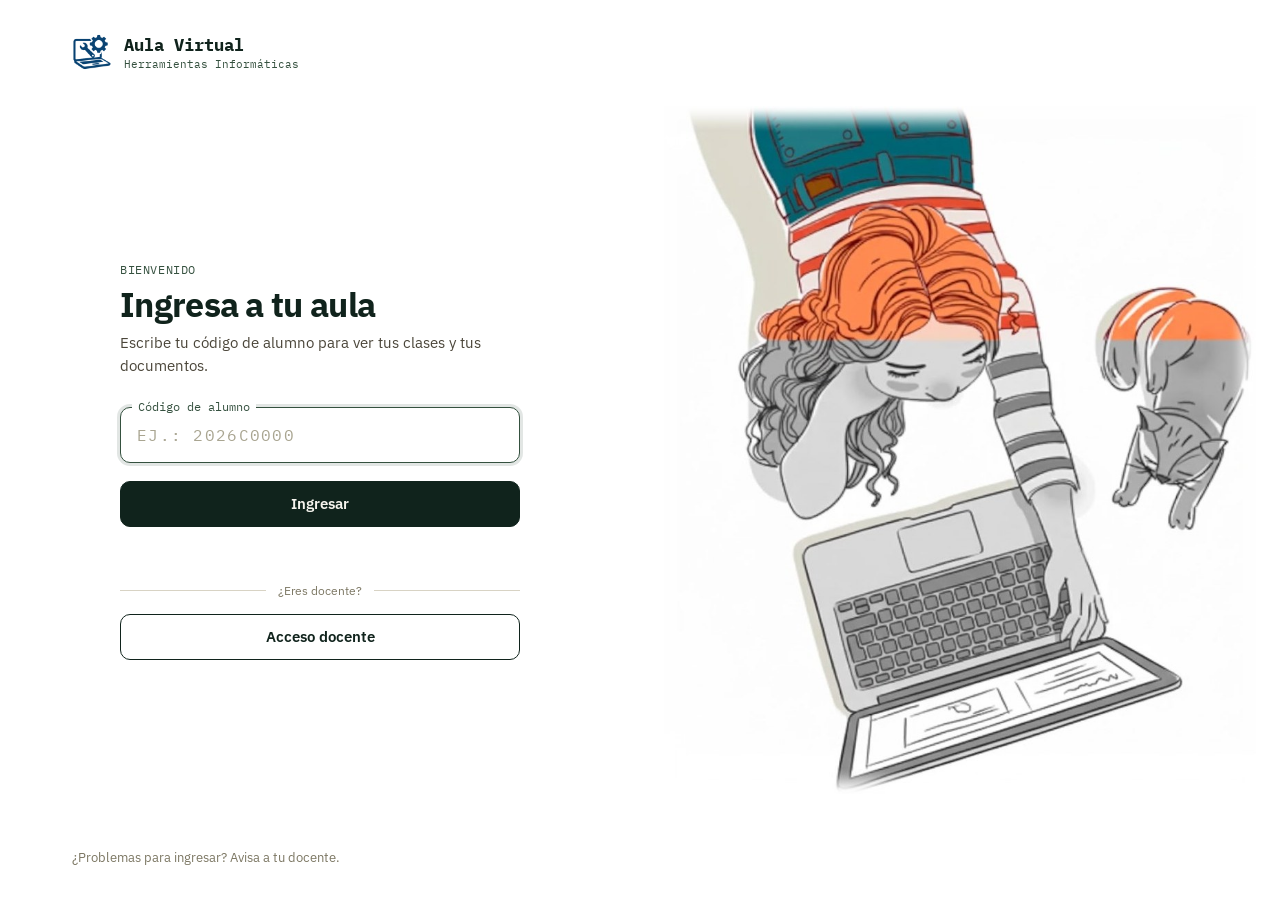
<file: index.html>
<!doctype html>
<html lang="es">
<head>
<meta charset="utf-8">
<meta name="viewport" content="width=device-width,initial-scale=1">
<title>Aula Virtual · Herramientas Informáticas</title>
<script src="conexion/aula.js" data-proteger data-sin-barra></script>
<link rel="icon" type="image/png" href="conexion/img/favicon.png">
<link rel="apple-touch-icon" href="conexion/img/icono.png">
<link rel="stylesheet" href="conexion/estilo.css">
<style>
  :root { --ev: #5b4bb0; --ev-d: #3d2f86; --ev-bg: #efecfa; }
  .bloque { margin-top: 38px; }
  .bloque-h { display: flex; align-items: baseline; gap: 12px; margin: 0 0 14px; }
  .bloque-h h2 { font-size: 1.35rem; letter-spacing: -.01em; margin: 0; }
  .bloque-h .linea { flex: 1; border-top: 1px solid var(--line); transform: translateY(-4px); }
  .grid { display: grid; grid-template-columns: repeat(auto-fill, minmax(210px, 1fr)); gap: 14px; }

  a.carta {
    --acc: var(--moss); --acc-d: var(--moss-d); --acc-bg: var(--moss-bg);
    position: relative; display: flex; flex-direction: column; justify-content: space-between; gap: 18px;
    text-decoration: none; color: var(--ink); background: var(--panel); border: 1px solid var(--line); border-radius: 14px; padding: 18px;
    overflow: hidden; transition: transform .18s ease, box-shadow .18s ease, border-color .18s ease; min-height: 168px;
  }
  a.carta.ec { --acc: var(--amber); --acc-d: var(--amber-d); --acc-bg: var(--amber-bg); }
  a.carta.ev { --acc: var(--ev); --acc-d: var(--ev-d); --acc-bg: var(--ev-bg); }
  a.carta::before { content: ""; position: absolute; left: 0; top: 0; bottom: 0; width: 4px; background: var(--acc); }
  a.carta:hover { transform: translateY(-3px); border-color: var(--acc); box-shadow: 0 12px 28px rgba(16, 35, 28, .10); }
  .c-top { display: flex; align-items: center; justify-content: space-between; gap: 8px; }
  .c-tipo { display: inline-flex; align-items: center; gap: 6px; font-family: var(--mono); font-size: .68rem; font-weight: 600; letter-spacing: .6px; color: var(--acc-d); background: var(--acc-bg); border-radius: 6px; padding: 3px 8px; }
  .c-tipo svg { width: 14px; height: 14px; }
  .c-id { font-family: var(--mono); font-size: .7rem; color: var(--mut); }
  .c-num { font-family: var(--mono); font-size: 2.2rem; font-weight: 600; line-height: 1; letter-spacing: -.03em; }
  .c-num small { display: block; font-family: var(--sans); font-size: .88rem; font-weight: 500; letter-spacing: 0; color: var(--ink-2); margin-top: 8px; line-height: 1.3; }
  .c-go { display: flex; align-items: center; justify-content: space-between; font-size: .85rem; font-weight: 600; color: var(--acc-d); }
  .c-go svg { width: 18px; height: 18px; transition: transform .18s; }
  a.carta:hover .c-go svg { transform: translateX(4px); }
  .c-quiz { font-family: var(--mono); font-size: .65rem; font-weight: 700; color: #fff; background: var(--ev); border-radius: 6px; padding: 3px 8px; letter-spacing: .4px; }
  .borrador { font-family: var(--mono); font-size: .65rem; font-weight: 600; color: var(--mut); border: 1px dashed var(--line); border-radius: 6px; padding: 2px 7px; }
  a.carta.oculta { background: transparent; border-style: dashed; }
  a.carta.hecha .c-go { color: var(--mut); }

  .acciones { display: flex; gap: 10px; flex-wrap: wrap; margin-top: 16px; }
  .compa { margin-top: 18px; background: var(--panel); border: 1px solid var(--line); border-radius: 14px; padding: 14px 16px; max-width: 520px; }
  .compa { margin-top: 14px; background: none; border: 0; padding: 0; max-width: 520px; }
  .compa .chips { align-items: center; margin-top: 0; }
  .compa form { display: flex; gap: 8px; flex-wrap: wrap; margin-top: 10px; }
  .compa form[hidden] { display: none; }
  .compa input { flex: 1 1 180px; padding: 10px 12px; border: 1px solid var(--line); border-radius: 9px; font-family: var(--mono); text-transform: uppercase; background: var(--panel); color: var(--ink); }
  .compa .err { color: var(--err); font-size: .84rem; margin: 8px 0 0; min-height: 1.2em; }
  .chips { display: flex; gap: 8px; flex-wrap: wrap; margin-top: 10px; }
  .chip { font-size: .82rem; background: var(--moss-bg); border: 1px solid #cfdccb; border-radius: 999px; padding: 4px 12px; }
  .chip small { font-family: var(--mono); color: var(--moss); margin-left: 6px; }

  .ov { position: fixed; inset: 0; z-index: 130; display: none; align-items: center; justify-content: center; padding: 24px; background: rgba(16,35,28,.4); backdrop-filter: blur(3px); }
  .ov.on { display: flex; }
  .modal { background: var(--panel); border: 1px solid var(--line); border-radius: 16px; padding: 22px; max-width: 420px; width: 100%; box-shadow: 0 20px 50px rgba(16,35,28,.25); }
  .modal h2 { font-size: 1.1rem; margin: 0 0 14px; }
  .modal .field { margin-bottom: 14px; }
  .modal .field input { padding-right: 16px; }
  .modal .err { color: var(--err); font-size: .84rem; min-height: 1.2em; margin: 4px 0 0; }
  .modal .row { display: flex; gap: 8px; justify-content: flex-end; margin-top: 10px; }
  .skeleton { height: 168px; border-radius: 14px; background: linear-gradient(100deg, #ece8dc 30%, #f6f4ee 50%, #ece8dc 70%); background-size: 200% 100%; animation: brillo 1.2s linear infinite; }
  @keyframes brillo { to { background-position: -200% 0; } }
</style>
</head>
<body>
  <header class="topbar">
    <div class="topbar-in">
      <div class="plate">
        <span class="plate-mark"><img src="conexion/img/icono.png" alt=""></span>
        <span class="plate-txt"><b>Aula Virtual</b><small>Herramientas Informáticas</small></span>
      </div>
      <div class="who-chip"><i class="dot"></i><span id="quien"></span>
        <button class="btn ghost sm" id="salir" type="button">Salir</button></div>
    </div>
  </header>

  <main class="wrap">
    <section class="hero anim">
      <p class="eyebrow" id="eyebrow">Portal</p>
      <h1 class="titulo" id="saludo">Hola</h1>
      <p class="lede" id="lede"></p>
      <div id="extra"></div>
    </section>
    <div id="contenido"><div class="grid" style="margin-top:38px"><div class="skeleton"></div><div class="skeleton"></div><div class="skeleton"></div></div></div>
  </main>

  <div class="ov" id="ovClave"><div class="modal">
    <h2>Cambiar contraseña</h2>
    <form id="fClave">
      <div class="field"><label for="cAct">Contraseña actual</label><input id="cAct" type="password" required></div>
      <div class="field"><label for="cNue">Nueva (mínimo 6)</label><input id="cNue" type="password" minlength="6" required></div>
      <div class="field"><label for="cRep">Repite la nueva</label><input id="cRep" type="password" minlength="6" required></div>
      <div class="err" id="cErr"></div>
      <div class="row"><button class="btn ghost sm" type="button" id="cCancel">Cancelar</button><button class="btn sm" id="cOk">Guardar</button></div>
    </form>
  </div></div>

<script>
const { el } = Aula;
const $ = id => document.getElementById(id);
const ICO = {
  flecha: '<svg viewBox="0 0 24 24" fill="none" stroke="currentColor" stroke-width="2" stroke-linecap="round" stroke-linejoin="round"><path d="M5 12h14M13 6l6 6-6 6"/></svg>',
  carpeta: '<svg viewBox="0 0 24 24" fill="none" stroke="currentColor" stroke-width="2" stroke-linejoin="round"><path d="M3 7a2 2 0 0 1 2-2h4l2 2h8a2 2 0 0 1 2 2v8a2 2 0 0 1-2 2H5a2 2 0 0 1-2-2z"/></svg>'
};

function carta({ href, cls, tipo, id, num, sub, go, extra, nueva, precarga }) {
  const a = el("a", "carta " + (cls || "")); a.href = href;
  // Al pasar el mouse (o tocar) se piden los datos de la clase antes del clic: al entrar ya están listos
  if (precarga) ["pointerenter", "touchstart", "focus"].forEach(ev => a.addEventListener(ev, () => Aula.precargar("clase", { id: precarga }), { once: true, passive: true }));
  const top = el("div", "c-top");
  const t = el("span", "c-tipo"); t.innerHTML = ICO.carpeta; t.append(tipo);
  top.append(t, extra || el("span", "c-id", id));
  const n = el("div", "c-num", num); if (sub) n.appendChild(el("small", "", sub));
  const g = el("div", "c-go"); g.append(el("span", "", go)); g.insertAdjacentHTML("beforeend", ICO.flecha);
  a.append(top, n, g);
  if (nueva) a.addEventListener("click", e => { e.preventDefault(); Aula.abrirInterna(href); });
  return a;
}

function bloque(titulo, cartas) {
  const s = el("section", "bloque anim");
  const h = el("div", "bloque-h"); h.append(el("h2", "", titulo), el("span", "linea"));
  const g = el("div", "grid"); cartas.forEach(c => g.appendChild(c));
  s.append(h, g); return s;
}

/* Línea discreta: quién está conectado + botón "+ Compañero" que despliega el campo solo si se usa (PC compartida). */
function pintarCompanero(s) {
  const caja = el("div", "compa");
  const chips = el("div", "chips");
  (s.alumnos || []).forEach(a => { const c = el("span", "chip", Aula.nombreBonito(a.nombre)); c.appendChild(el("small", "", a.grupo + (a.pc ? " · PC " + a.pc : ""))); chips.appendChild(c); });
  const f = el("form"); f.hidden = true;
  const inp = el("input"); inp.placeholder = "Código del compañero"; inp.required = true;
  const b = el("button", "btn sm", "Agregar"); const err = el("div", "err"); err.hidden = true;
  f.append(inp, b);
  if ((s.alumnos || []).length < 3) {
    const abrir = el("button", "btn ghost sm", "+ Compañero"); abrir.type = "button"; abrir.title = "¿Comparten computadora? Agrega a tu compañero con su código";
    abrir.onclick = () => { f.hidden = !f.hidden; err.hidden = f.hidden; if (!f.hidden) inp.focus(); };
    chips.appendChild(abrir);
  }
  f.onsubmit = async e => {
    e.preventDefault(); b.disabled = true; err.textContent = "";
    try {
      const r = await Aula.api("companero", { codigo: inp.value });
      const ses = Aula.sesion(); ses.alumnos = r.alumnos; Aula.guardar(ses);
      Aula.borrarMemoria();          // lo guardado era solo de un alumno
      location.reload();
    } catch (ex) { err.textContent = ex.message; b.disabled = false; }
  };
  caja.append(chips, f, err);
  $("extra").appendChild(caja);
}

function pintarDocente(r) {
  const acc = el("div", "acciones");
  const q = el("a", "btn", "Mis quizzes"); q.href = "docente/quizzes.html";
  const p = el("a", "btn ghost", "Abrir Panel (Google)"); p.href = r.panel; p.target = "_blank"; p.rel = "noopener";
  const c = el("button", "btn ghost", "Cambiar contraseña"); c.type = "button"; c.onclick = () => { $("ovClave").classList.add("on"); $("cAct").focus(); };
  acc.append(q, p, c); $("extra").appendChild(acc);
}

$("cCancel").onclick = () => { $("ovClave").classList.remove("on"); $("fClave").reset(); $("cErr").textContent = ""; };
$("fClave").onsubmit = async e => {
  e.preventDefault(); $("cErr").textContent = "";
  if ($("cNue").value !== $("cRep").value) { $("cErr").textContent = "La nueva contraseña no coincide."; return; }
  $("cOk").disabled = true;
  try {
    await Aula.api("cambiarClave", { actual: $("cAct").value, nueva: $("cNue").value });
    $("cCancel").click(); Aula.toast("Contraseña cambiada", "Úsala la próxima vez que ingreses.");
  } catch (ex) { $("cErr").textContent = ex.message; }
  $("cOk").disabled = false;
};

(async () => {
  const s = await Aula.listo;
  const docente = s.rol === "docente";
  $("quien").textContent = Aula.quien(s);
  $("salir").onclick = () => Aula.salir();
  $("eyebrow").textContent = docente ? "Modo docente" : "Grupo " + [...new Set((s.alumnos || []).map(a => a.grupo))].join(" + ");
  $("saludo").textContent = docente ? "Hola, " + (s.nombre || "docente") : "Tus clases";
  $("lede").textContent = docente
    ? "Todas tus clases (las no publicadas se ven con borde punteado). Entra a una para ver los documentos de tus alumnos."
    : "Entra a una clase para ver tu documento, presentaciones, enlaces y actividades.";

  const cont = $("contenido");
  // Muestra al instante lo último cargado (si lo hay) y luego lo actualiza con lo fresco
  // Alumno: si aún no hay nada en memoria, pinta YA con los datos públicos (datos.json) y luego completa con el Panel
  let real = false;
  if (!docente) Aula.publico().then(p => {
    if (!p || real) return;
    pintarPortal({ provisional: true, alumnos: s.alumnos || [], clases: p.clases,
                   quizzes: p.quizzes.map(q => Object.assign({}, q, { rendidos: undefined })) }, s, docente);
  });
  try { await Aula.apiRapida("portal", {}, r => { real = true; pintarPortal(r, s, docente); }); }
  catch (ex) { cont.replaceChildren(el("div", "aviso", ex.message)); }
})();

function pintarPortal(r, s, docente) {
  const cont = $("contenido");
  $("extra").replaceChildren();
  if (docente) pintarDocente(r);
  else { s.alumnos = r.alumnos; Aula.guardar(s); $("quien").textContent = Aula.quien(s); pintarCompanero(s); }

  cont.replaceChildren();
  // Quizzes que el alumno aún debe rendir (abiertos y no hechos por todos los de la sesión)
  const pendiente = q => q.abierto && q.rendidos !== undefined && q.rendidos.length < (s.alumnos || []).length;
  const visibles = new Set(r.clases.map(c => c.id));
  const marca = c => {
    if (docente) return !c.publicada ? el("span", "borrador", "NO PUBLICADA") : null;
    const n = r.quizzes.filter(q => q.clase === c.id && pendiente(q)).length;
    return n ? el("span", "c-quiz", n > 1 ? n + " QUIZZES" : "QUIZ") : null;
  };
  // Orden real dentro de cada unidad: C1 · C2 · EC1 · C4 · C5 · EC2 · C7 · C8 · EC3  (la EC n ocupa el lugar 3n)
  const lugar = c => c.tipo === "EC" ? c.n * 3 : c.n;
  const unidades = [...new Set(r.clases.map(c => Number(c.unidad)))].sort((a, b) => a - b);
  unidades.forEach(u => {
    const cartas = r.clases.filter(c => Number(c.unidad) === u).sort((a, b) => lugar(a) - lugar(b)).map(c => c.tipo === "EC"
      ? carta({ href: "clases/clase.html?id=" + c.id, cls: "ec" + (c.publicada ? "" : " oculta"), tipo: "EVALUACIÓN", id: c.id,
                num: "EC" + c.n, sub: c.tema || "Evaluación continua " + c.n, go: docente ? "Ver documentos" : "Abrir mi evaluación", extra: marca(c), precarga: c.id })
      : carta({ href: "clases/clase.html?id=" + c.id, cls: c.publicada ? "" : "oculta", tipo: "CLASE", id: c.id,
                num: String(c.n).padStart(2, "0"), sub: c.tema || "Clase " + c.n, go: "Abrir carpeta", extra: marca(c), precarga: c.id }));
    cont.appendChild(bloque("Unidad " + u, cartas));
  });
  // Los quizzes asignados a una clase/EC salen DENTRO de su carpeta; aquí solo los sueltos
  // (o los de una carpeta que el alumno no ve, para que no queden inaccesibles).
  const sueltos = r.quizzes.filter(q => !q.clase || (!visibles.has(q.clase) && (docente || q.abierto || (q.rendidos || []).length)));
  if (sueltos.length) cont.appendChild(bloque("Evaluaciones virtuales", sueltos.map(q => {
    const hechos = (q.rendidos || []).length, todos = (s.alumnos || []).length;
    const listo = !docente && todos && hechos >= todos;
    const etiqueta = docente ? (q.oculto ? "OCULTO" : !q.abierto ? "CERRADO" : null) : (!q.abierto && !listo ? "CERRADO" : null);
    return carta({
      href: "eecc/quiz.html?id=" + q.id, cls: "ev" + (listo ? " hecha" : "") + (docente && q.oculto ? " oculta" : ""), tipo: "QUIZ", id: q.npreg + " preg.",
      num: "Q", sub: q.titulo, go: docente ? "Ver resultados" : listo ? (q.abierto && q.repetir ? "Rendido · intentar de nuevo" : "Ya rendido · ver nota") : q.abierto ? "Rendir" : "No disponible", nueva: !docente,
      extra: etiqueta ? el("span", "borrador", etiqueta) : null
    });
  })));
  if (!cont.children.length) cont.appendChild(el("p", "vacio", docente
    ? "Aún no hay clases. Créalas en el Panel: Aula → Nueva clase / EC."
    : "Aún no hay clases publicadas."));
}
</script>
</body>
</html>
</file>
<file: conexion/estilo.css>
/* ==========================================================
   ESTILO.CSS · diseño compartido del Aula Virtual
   Paleta tomada de EVALUACIÓN 2 (LAB-409): papel, tinta, musgo y ámbar.
   Lo usan acceso.html, index.html y access/sesion.html.
   ========================================================== */
@import url("https://fonts.googleapis.com/css2?family=IBM+Plex+Mono:wght@400;500;600&family=IBM+Plex+Sans:wght@400;500;600;700&display=swap");

:root {
  --ink: #10231c;
  --ink-2: #4b463a;
  --mut: #7c7763;
  --paper: #f6f4ee;
  --panel: #ffffff;
  --line: #d8d3c4;
  --moss: #35513f;
  --moss-d: #223a2c;
  --moss-bg: #eef3ec;
  --amber: #b3752c;
  --amber-d: #8f5a1c;
  --amber-bg: #fbf1e2;
  --err: #a3312a;
  --err-bg: #fbeceb;
  --mono: "IBM Plex Mono", ui-monospace, "Courier New", monospace;
  --sans: "IBM Plex Sans", system-ui, -apple-system, "Segoe UI", Roboto, sans-serif;
  /* acento activo: musgo para clases, ámbar para evaluaciones (body.ec) */
  --acc: var(--moss);
  --acc-d: var(--moss-d);
  --acc-bg: var(--moss-bg);
}
body.ec { --acc: var(--amber); --acc-d: var(--amber-d); --acc-bg: var(--amber-bg); }

* { box-sizing: border-box; }
html { -webkit-text-size-adjust: 100%; }
body {
  margin: 0;
  background: var(--paper);
  color: var(--ink);
  font-family: var(--sans);
  line-height: 1.5;
  min-height: 100vh;
}
button, input { font: inherit; }
button { cursor: pointer; }
.hidden { display: none !important; }
.mono { font-family: var(--mono); }

/* ---------- cabecera tipo "placa" ---------- */
.topbar {
  position: sticky; top: 0; z-index: 20;
  background: rgba(246, 244, 238, .88);
  backdrop-filter: blur(10px);
  -webkit-backdrop-filter: blur(10px);
  border-bottom: 1px solid var(--line);
}
.topbar-in {
  max-width: 960px; margin: 0 auto; padding: 12px 20px;
  display: flex; align-items: center; justify-content: space-between; gap: 12px;
}
.plate { display: flex; align-items: center; gap: 12px; text-decoration: none; color: var(--ink); min-width: 0; }
.plate-mark { flex: none; width: 44px; height: 44px; display: grid; place-items: center; }
.plate-mark img { width: 100%; height: 100%; object-fit: contain; display: block; }
.plate-txt { display: flex; flex-direction: column; line-height: 1.15; min-width: 0; }
.plate-txt b { font-family: var(--mono); font-size: 1rem; letter-spacing: .3px; }
.plate-txt small { font-family: var(--mono); font-size: .68rem; color: var(--moss); white-space: nowrap; overflow: hidden; text-overflow: ellipsis; }
.who-chip {
  display: flex; align-items: center; gap: 8px; min-width: 0;
  font-family: var(--mono); font-size: .76rem; color: var(--ink-2);
}
.who-chip span { max-width: 190px; overflow: hidden; text-overflow: ellipsis; white-space: nowrap; }
.who-chip .dot { flex: none; width: 8px; height: 8px; border-radius: 50%; background: var(--moss); box-shadow: 0 0 0 3px rgba(53, 81, 63, .18); }

/* ---------- botones ---------- */
.btn {
  display: inline-flex; align-items: center; justify-content: center; gap: 8px;
  background: var(--ink); color: var(--paper);
  border: 1px solid var(--ink); border-radius: 10px;
  padding: 11px 18px; font-weight: 600; font-size: .92rem;
  text-decoration: none; transition: background .15s, transform .15s, box-shadow .15s;
}
.btn:hover { background: var(--moss-d); border-color: var(--moss-d); }
.btn:active { transform: translateY(1px); }
.btn:disabled { opacity: .55; cursor: wait; }
.btn.block { display: flex; width: 100%; }
.btn.ghost { background: transparent; color: var(--ink); }
.btn.ghost:hover { background: var(--ink); color: var(--paper); }
.btn.sm { padding: 7px 12px; font-size: .8rem; border-radius: 8px; }

/* ---------- contenedor ---------- */
.wrap { max-width: 960px; margin: 0 auto; padding: 28px 20px 96px; }
.eyebrow { font-family: var(--mono); font-size: .75rem; color: var(--moss); letter-spacing: .6px; text-transform: uppercase; margin: 0 0 6px; }
h1.titulo { font-size: clamp(1.6rem, 4vw, 2.2rem); line-height: 1.15; letter-spacing: -.02em; margin: 0 0 8px; }
.lede { color: var(--ink-2); margin: 0 0 8px; max-width: 60ch; }

/* ---------- campo con etiqueta flotante (borde) ---------- */
.field { position: relative; margin-bottom: 18px; }
.field label {
  position: absolute; top: -9px; left: 12px; padding: 0 6px;
  background: var(--panel); font-size: .74rem; color: var(--mut); font-family: var(--mono);
  transition: color .15s;
}
.field input {
  width: 100%; padding: 15px 44px 15px 16px; font-size: 1rem;
  border: 1px solid var(--line); border-radius: 10px; background: var(--panel); color: var(--ink);
  outline: none; transition: border-color .15s, box-shadow .15s;
}
.field input::placeholder { color: #a9a591; }
.field input:focus { border-color: var(--moss); box-shadow: 0 0 0 3px rgba(53, 81, 63, .14); }
.field:focus-within label { color: var(--moss); }
.field .ico {
  position: absolute; right: 8px; top: 50%; transform: translateY(-50%);
  width: 34px; height: 34px; display: grid; place-items: center;
  background: none; border: 0; border-radius: 8px; color: var(--mut);
}
.field button.ico:hover { background: var(--paper); color: var(--ink); }
.field .ico svg { width: 20px; height: 20px; }

/* ---------- avisos ---------- */
.aviso { background: var(--err-bg); color: #7d211b; border: 1px solid #efc3bf; border-radius: 10px; padding: 12px 14px; font-size: .9rem; }
.aviso.warn { background: var(--amber-bg); color: #7a4d10; border-color: #ecd3a8; }
.vacio { color: var(--mut); font-style: italic; padding: 18px 2px; }

/* ---------- animación de entrada ---------- */
@keyframes sube { from { opacity: 0; transform: translateY(8px); } to { opacity: 1; transform: none; } }
.anim { animation: sube .35s ease both; }
@media (prefers-reduced-motion: reduce) { .anim { animation: none; } * { transition: none !important; } }

/* ---------- notificación (toast) ---------- */
.toasts { position: fixed; top: 76px; right: 16px; z-index: 100; display: flex; flex-direction: column; gap: 10px; width: min(360px, calc(100vw - 32px)); pointer-events: none; }
.toast {
  pointer-events: auto; display: flex; gap: 12px; align-items: flex-start;
  background: var(--ink); color: var(--paper); border-radius: 14px; padding: 14px 14px 14px 16px;
  box-shadow: 0 16px 40px rgba(16, 35, 28, .28); animation: sube .3s ease both;
}
.toast.sale { opacity: 0; transform: translateY(-6px); transition: opacity .3s, transform .3s; }
.toast .t-ico { flex: none; width: 30px; height: 30px; border-radius: 50%; background: var(--moss); display: grid; place-items: center; }
.toast .t-ico svg { width: 17px; height: 17px; }
.toast.warn .t-ico { background: var(--amber); }
.toast b { display: block; font-size: .92rem; margin-bottom: 2px; }
.toast p { margin: 0; font-size: .8rem; color: rgba(246, 244, 238, .78); line-height: 1.4; }
.toast .t-x { flex: none; margin: -4px -4px 0 0; width: 28px; height: 28px; border: 0; border-radius: 8px; background: none; color: rgba(246, 244, 238, .6); font-size: 1.2rem; line-height: 1; }
.toast .t-x:hover { background: rgba(246, 244, 238, .14); color: #fff; }
</file>
